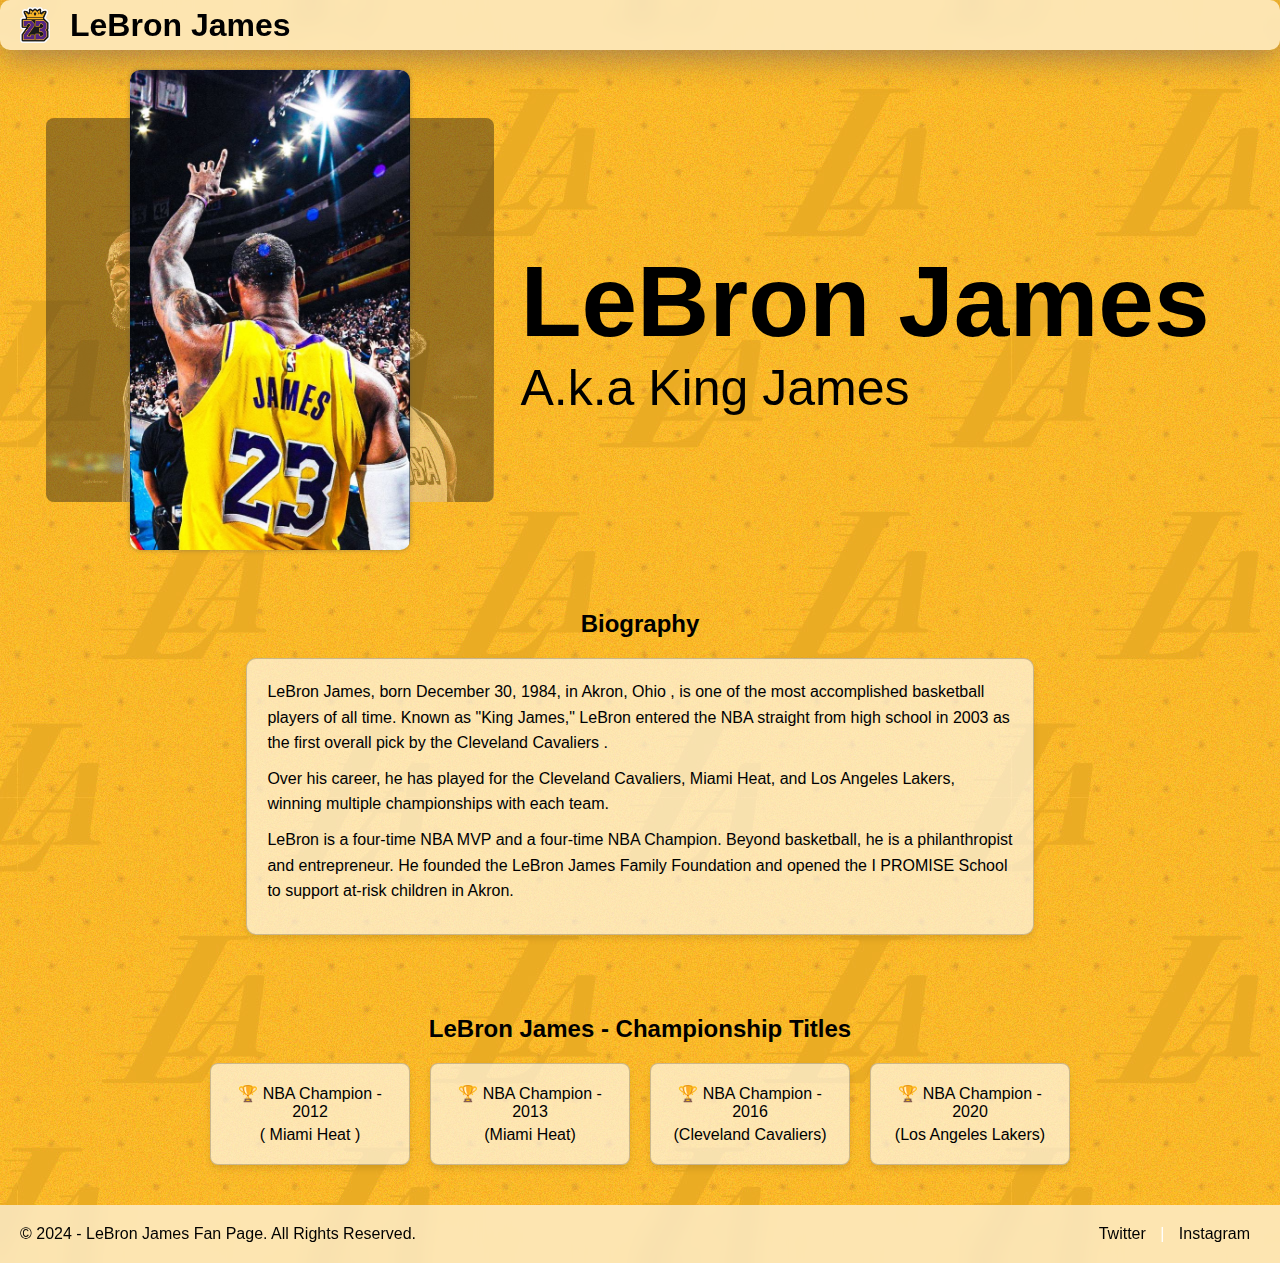
<file: index.html>
<!DOCTYPE html>
<html lang="en" itemscope itemtype="https://schema.org/WebPage">
<head>
    <meta charset="UTF-8">
    <meta name="viewport" content="width=device-width, initial-scale=1.0">
    <title itemprop="name">Halaman Utama - Idola Saya</title>
    <link href="https://cdn.jsdelivr.net/npm/bootstrap@5.0.2/dist/css/bootstrap.min.css" rel="stylesheet" 
          integrity="sha384-EVSTQN3/azprG1Anm3QDgpJLIm9Nao0Yz1ztcQTwFspd3yD65VohhpuuCOmLASjC" crossorigin="anonymous">
    <script src="https://cdn.jsdelivr.net/npm/bootstrap@5.0.2/dist/js/bootstrap.bundle.min.js" 
            integrity="sha384-MrcW6ZMFYlzcLA8Nl+NtUVF0sA7MsXsP1UyJoMp4YLEuNSfAP+JcXn/tWtIaxVXM" crossorigin="anonymous"></script>
    <link rel="stylesheet" href="styles.css">
</head>
<body>
    <div class="container-fluid" itemscope itemtype="https://schema.org/Person" itemid="#lebron-james">
        <header>
            <img id="hamburger" class="hamburger-menu" src="lebron-logo.png" alt="LeBron James Logo" 
                 itemprop="image">
            <h1 class="idol-text" itemprop="name">LeBron James</h1>
            <div class="wrapper">
                <div class="sidebar" id="sidebar">
                    <div class="menu">
                        <ul class="menu-item">
                            <li class="menu-list active"><a href="index.html" class="link-page" itemprop="url" style="color: black;">Halaman utama</a></li>
                            <li class="menu-list"><a href="form.html" class="link-page" itemprop="url" style="color: black;">Formulir</a></li>
                            <li class="menu-list"><a href="tabel.html" class="link-page" itemprop="url" style="color: black;">Tabel</a></li>
                        </ul>
                    </div>
                </div>
            </div>
        </header>

        <main>
            <div class="slide-wrapper">
                <div class="slide-show" itemprop="subjectOf" itemscope itemtype="https://schema.org/ImageGallery">
                    <input class="radio-slide-show" type="radio" name="slider" id="item-1" checked>
                    <input class="radio-slide-show" type="radio" name="slider" id="item-2">
                    <input class="radio-slide-show" type="radio" name="slider" id="item-3">
                    <div class="slide-show-cards">
                        <label class="slide-show-card" for="item-1" id="images-1">
                            <img class="slide-show-images" src="lebron-slide1.jfif" alt="LeBron James playing" 
                                 itemprop="image">
                        </label>
                        <label class="slide-show-card" for="item-2" id="images-2">
                            <img class="slide-show-images" src="lebron-slide2.jfif" alt="LeBron James on the court" 
                                 itemprop="image">
                        </label>
                        <label class="slide-show-card" for="item-3" id="images-3">
                            <img class="slide-show-images" src="lebron-slide3.jfif" alt="LeBron James celebrating" 
                                 itemprop="image">
                        </label>
                    </div>
                </div>
                <div class="text-slide">
                    <h1><b itemprop="name">LeBron James</b></h1>
                    <p itemprop="alternateName">A.k.a King James</p>
                </div>
            </div>

            <div class="biography">
                <h2>Biography</h2>
                <div class="biography-text" itemprop="description">
                    <p>
                        LeBron James, born <time itemprop="birthDate" datetime="1984-12-30">December 30, 1984</time>, in 
                        <span itemprop="birthPlace" itemscope itemtype="https://schema.org/Place">
                            <span itemprop="name">Akron, Ohio</span>
                        </span>, is one of the most accomplished basketball players of all time. Known as "King James," 
                        LeBron entered the NBA straight from high school in 2003 as the first overall pick by the 
                        <span itemprop="affiliation" itemscope itemtype="https://schema.org/Organization">
                            <span itemprop="name">Cleveland Cavaliers</span>
                        </span>.
                    </p>
                    <p>
                        Over his career, he has played for the <span itemprop="affiliation">Cleveland Cavaliers</span>, 
                        <span itemprop="affiliation">Miami Heat</span>, and <span itemprop="affiliation">Los Angeles Lakers</span>, winning multiple championships with each team.
                    </p>
                    <p>
                        LeBron is a <span itemprop="award">four-time NBA MVP</span> and a <span itemprop="award">four-time NBA Champion</span>. Beyond basketball, he is a philanthropist and entrepreneur. He founded the 
                        <span itemprop="founder" itemscope itemtype="https://schema.org/Organization">
                            <span itemprop="name">LeBron James Family Foundation</span>
                        </span> and opened the <span itemprop="owns">I PROMISE School</span> to support at-risk children in Akron.
                    </p>
                </div>
            </div>

            <div class="champion-record" itemprop="hasPart" itemscope itemtype="https://schema.org/ItemList">
                <h2>LeBron James - Championship Titles</h2>
                <div class="titles-wrapper">
                    <div class="title-item" itemscope itemtype="https://schema.org/Event">
                        <p itemprop="name">🏆 NBA Champion - 2012</p>
                        <p>(<span itemprop="location" itemscope itemtype="https://schema.org/Organization">
                            <span itemprop="name">Miami Heat</span>
                        </span>)</p>
                    </div>
                    <div class="title-item" itemscope itemtype="https://schema.org/Event">
                        <p itemprop="name">🏆 NBA Champion - 2013</p>
                        <p>(<span itemprop="location">Miami Heat</span>)</p>
                    </div>
                    <div class="title-item" itemscope itemtype="https://schema.org/Event">
                        <p itemprop="name">🏆 NBA Champion - 2016</p>
                        <p>(<span itemprop="location">Cleveland Cavaliers</span>)</p>
                    </div>
                    <div class="title-item" itemscope itemtype="https://schema.org/Event">
                        <p itemprop="name">🏆 NBA Champion - 2020</p>
                        <p>(<span itemprop="location">Los Angeles Lakers</span>)</p>
                    </div>
                </div>
            </div>
        </main>

        <footer>
            <div class="footer-content">
                <p>&copy; 2024 - LeBron James Fan Page. All Rights Reserved.</p>
                <div class="social-media" itemprop="sameAs">
                    <a href="https://twitter.com/KingJames" target="_blank">Twitter</a> |
                    <a href="https://www.instagram.com/kingjames/" target="_blank">Instagram</a>
                </div>
            </div>
        </footer>
    </div>
    
    <script>
        document.getElementById('hamburger').onclick = function () {
            const sidebar = document.getElementById('sidebar');
            sidebar.classList.toggle('active');
        };

        const slides = document.querySelectorAll('.radio-slide-show');
        let currentSlide = 0;

        function autoSlide() {
            slides[currentSlide].checked = false; 
            currentSlide = (currentSlide + 1) % slides.length; 
            slides[currentSlide].checked = true; 
        }

        setInterval(autoSlide, 3000);
    </script>
</body>
</html>
</file>
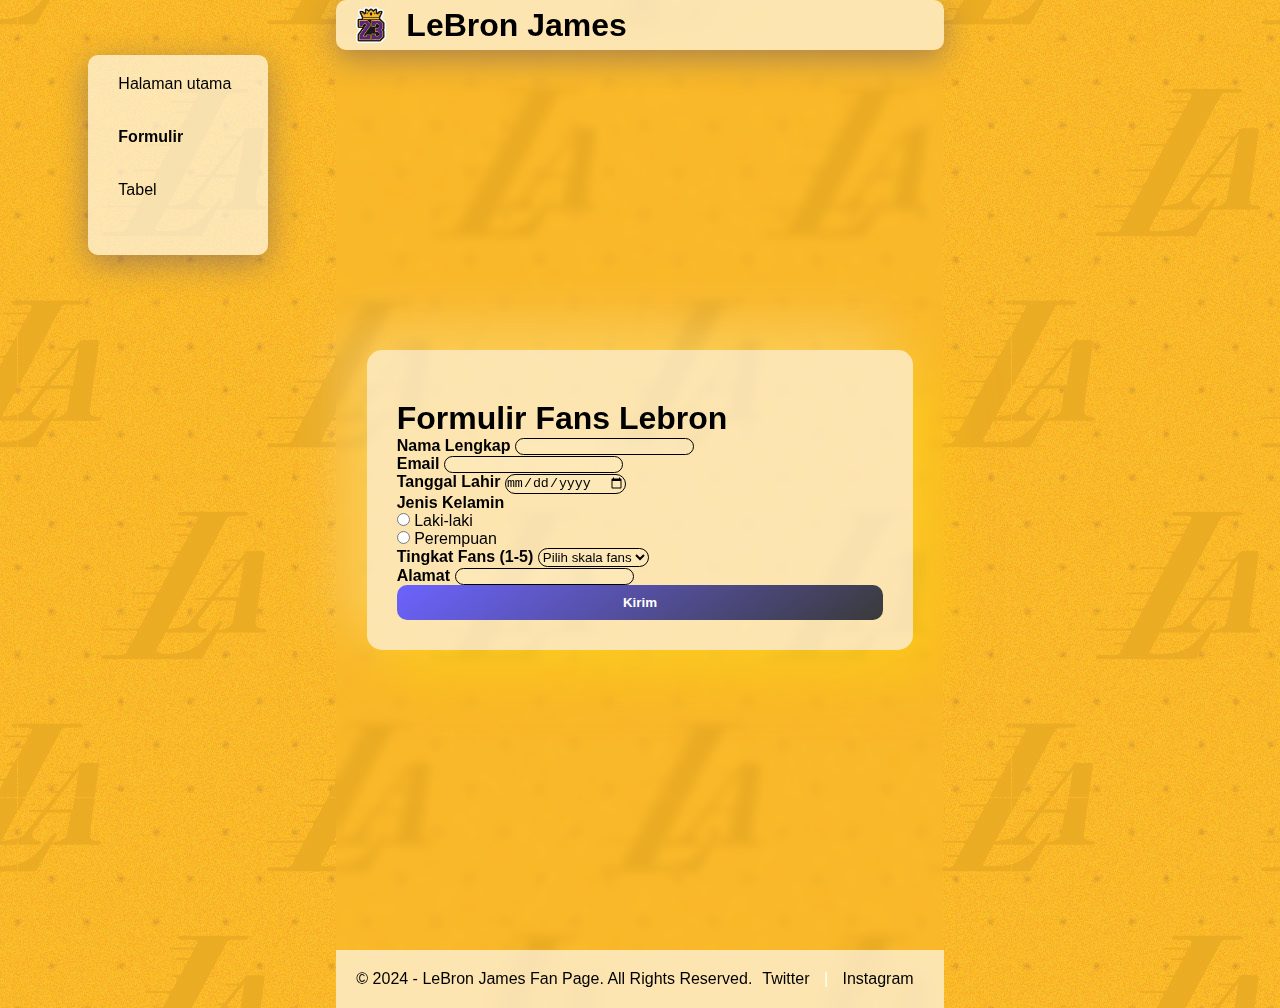
<file: form.html>
<!DOCTYPE html>
<html lang="en" itemscope itemtype="https://schema.org/WebPage">
<head>
    <meta charset="UTF-8">
    <meta name="viewport" content="width=device-width, initial-scale=1.0">
    <title itemprop="name">Formulir - Idola Saya</title>
    <link href="https://cdn.jsdelivr.net/npm/bootstrap@5.0.2/dist/css/bootstrap.min.css" rel="stylesheet"
          integrity="sha384-EVSTQN3/azprG1Anm3QDgpJLIm9Nao0Yz1ztcQTwFspd3yD65VohhpuuCOmLASjC" crossorigin="anonymous">
    <script src="https://cdn.jsdelivr.net/npm/bootstrap@5.0.2/dist/js/bootstrap.bundle.min.js"
            integrity="sha384-MrcW6ZMFYlzcLA8Nl+NtUVF0sA7MsXsP1UyJoMp4YLEuNSfAP+JcXn/tWtIaxVXM" crossorigin="anonymous"></script>
    <link rel="stylesheet" href="styles.css">
</head>
<body>
    <div class="container-fluid" itemscope itemtype="https://schema.org/Person" itemid="#lebron-james">
        <header>
            <img id="hamburger" class="hamburger-menu" src="lebron-logo.png" alt="LeBron James Logo" itemprop="image">
            <h1 class="idol-text" itemprop="name">LeBron James</h1>
            <div class="wrapper">
                <div class="sidebar" id="sidebar">
                    <div class="menu">
                        <ul class="menu-item">
                            <li class="menu-list"><a href="index.html" class="link-page" itemprop="url" style="color: black;">Halaman utama</a></li>
                            <li class="menu-list active"><a href="form.html" class="link-page" itemprop="url" style="color: black;">Formulir</a></li>
                            <li class="menu-list"><a href="tabel.html" class="link-page" itemprop="url" style="color: black;">Tabel</a></li>
                        </ul>
                    </div>
                </div>
            </div>
        </header>

        <main>
            <div class="form-container">
                <form class="form-content" action="index.html" method="GET" 
                      itemscope itemtype="https://schema.org/Person">
                    <h1 class="text-center">Formulir Fans Lebron</h1>

                    <div class="mb-3">
                        <label for="name" class="form-label">Nama Lengkap</label>
                        <input type="text" class="form-control" id="name" name="name" 
                               itemprop="name" required>
                    </div>

                    <div class="mb-3">
                        <label for="email" class="form-label">Email</label>
                        <input type="email" class="form-control" id="email" name="email" 
                               itemprop="email" required>
                    </div>

                    <div class="mb-3">
                        <label for="dob" class="form-label">Tanggal Lahir</label>
                        <input type="date" class="form-control" id="dob" name="dob" 
                               itemprop="birthDate" required>
                    </div>

                    <div class="mb-3">
                        <label class="form-label">Jenis Kelamin</label>
                        <div>
                            <input type="radio" id="male" name="gender" value="male" 
                                   itemprop="gender" required>
                            <label for="male">Laki-laki</label>
                        </div>
                        <div>
                            <input type="radio" id="female" name="gender" value="female" 
                                   itemprop="gender" required>
                            <label for="female">Perempuan</label>
                        </div>
                    </div>

                    <div class="mb-3">
                        <label for="interest-scale" class="form-label">Tingkat Fans (1-5)</label>
                        <select class="form-control" id="interest-scale" name="interest-scale" required>
                            <option value="" disabled selected>Pilih skala fans</option>
                            <option value="1" itemprop="memberOf">1</option>
                            <option value="2" itemprop="memberOf">2</option>
                            <option value="3" itemprop="memberOf">3</option>
                            <option value="4" itemprop="memberOf">4</option>
                            <option value="5" itemprop="memberOf">5</option>
                        </select>
                    </div>

                    <div class="mb-3">
                        <label for="address" class="form-label">Alamat</label>
                        <input type="text" class="form-control" id="address" name="address" 
                               itemprop="address" required>
                    </div>

                    <button type="submit" class="btn btn-primary">Kirim</button>
                </form>
            </div>
        </main>

        <footer>
            <div class="footer-content">
                <p>&copy; 2024 - LeBron James Fan Page. All Rights Reserved.</p>
                <div class="social-media" itemprop="sameAs">
                    <a href="https://twitter.com/KingJames" target="_blank">Twitter</a> |
                    <a href="https://www.instagram.com/kingjames/" target="_blank">Instagram</a>
                </div>
            </div>
        </footer>
    </div>

    <script>
        document.getElementById('hamburger').onclick = function () {
            const sidebar = document.getElementById('sidebar');
            sidebar.classList.toggle('active');
        };
    </script>
</body>
</html>
</file>
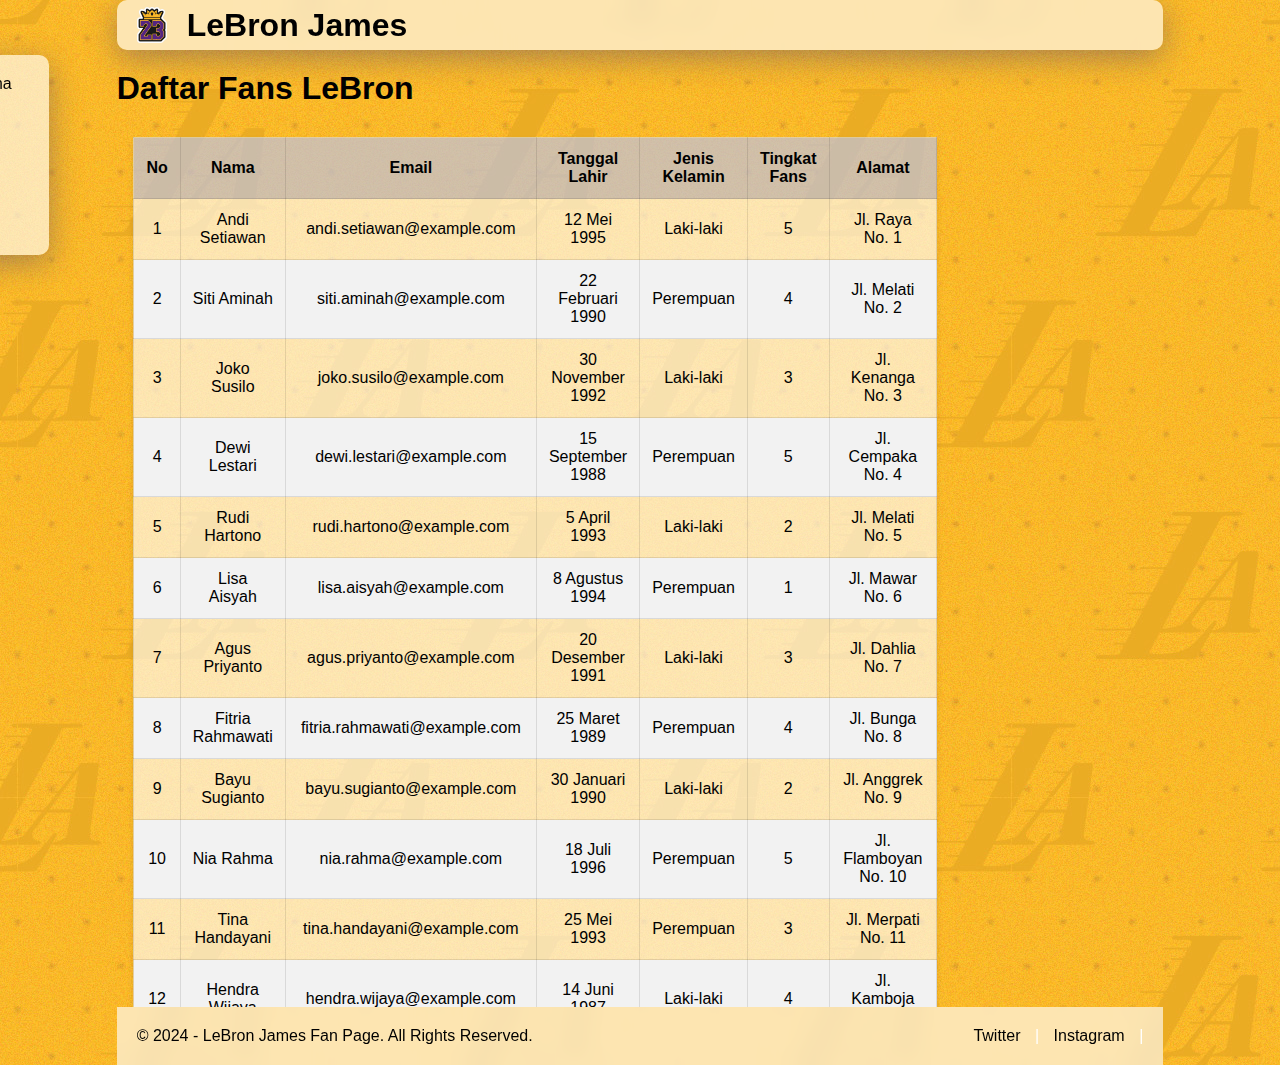
<file: tabel.html>
<!DOCTYPE html>
<html lang="en" itemscope itemtype="https://schema.org/WebPage">
<head>
    <meta charset="UTF-8">
    <meta name="viewport" content="width=device-width, initial-scale=1.0">
    <title itemprop="name">Tabel fans - Idola Saya</title>
    <link href="https://cdn.jsdelivr.net/npm/bootstrap@5.0.2/dist/css/bootstrap.min.css" rel="stylesheet" 
          integrity="sha384-EVSTQN3/azprG1Anm3QDgpJLIm9Nao0Yz1ztcQTwFspd3yD65VohhpuuCOmLASjC" crossorigin="anonymous">
    <script src="https://cdn.jsdelivr.net/npm/bootstrap@5.0.2/dist/js/bootstrap.bundle.min.js" 
            integrity="sha384-MrcW6ZMFYlzcLA8Nl+NtUVF0sA7MsXsP1UyJoMp4YLEuNSfAP+JcXn/tWtIaxVXM" crossorigin="anonymous"></script>
    <link rel="stylesheet" href="styles.css">
</head>
<body>
    <div class="container-fluid" itemscope itemtype="https://schema.org/Person" itemid="#lebron-james">
        <header>
            <img id="hamburger" class="hamburger-menu" src="lebron-logo.png" alt="LeBron James Logo" 
                 itemprop="image">
            <h1 class="idol-text" itemprop="name">LeBron James</h1>
            <div class="wrapper">
                <div class="sidebar" id="sidebar">
                    <div class="menu">
                        <ul class="menu-item">
                            <li class="menu-list "><a href="index.html" class="link-page" itemprop="url" style="color: black;">Halaman utama</a></li>
                            <li class="menu-list"><a href="form.html" class="link-page" itemprop="url" style="color: black;">Formulir</a></li>
                            <li class="menu-list active"><a href="tabel.html" class="link-page" itemprop="url" style="color: black;">Tabel</a></li>
                        </ul>
                    </div>
                </div>
            </div>
        </header>

        <main itemscope itemtype="http://schema.org/Tabel">
            <h1 class="text-center">Daftar Fans LeBron</h1>
            <div class="d-flex justify-content-center">
                <div class="table-responsive" style="width: 80%;">
                    <table class="table table-striped">
                        <tr>
                            <th>No</th>
                            <th>Nama</th>
                            <th>Email</th>
                            <th>Tanggal Lahir</th>
                            <th>Jenis Kelamin</th>
                            <th>Tingkat Fans</th>
                            <th>Alamat</th>
                        </tr>
                    </thead>
                    <tbody>
                        <tr itemscope itemtype="http://schema.org/Person">
                            <td>1</td>
                            <td itemprop="name">Andi Setiawan</td>
                            <td itemprop="email">andi.setiawan@example.com</td>
                            <td itemprop="birthDate" content="1995-05-12">12 Mei 1995</td>
                            <td itemprop="gender">Laki-laki</td>
                            <td itemprop="memberOf" itemscope itemtype="http://schema.org/Organization">
                                <span itemprop="name">5</span>
                            </td>
                            <td itemprop="address" itemscope itemtype="http://schema.org/PostalAddress">
                                <span itemprop="streetAddress">Jl. Raya No. 1</span>
                            </td>
                        </tr>
                        <tr itemscope itemtype="http://schema.org/Person">
                            <td>2</td>
                            <td itemprop="name">Siti Aminah</td>
                            <td itemprop="email">siti.aminah@example.com</td>
                            <td itemprop="birthDate" content="1990-02-22">22 Februari 1990</td>
                            <td itemprop="gender">Perempuan</td>
                            <td itemprop="memberOf" itemscope itemtype="http://schema.org/Organization">
                                <span itemprop="name">4</span>
                            </td>
                            <td itemprop="address" itemscope itemtype="http://schema.org/PostalAddress">
                                <span itemprop="streetAddress">Jl. Melati No. 2</span>
                            </td>
                        </tr>
                        <tr itemscope itemtype="http://schema.org/Person">
                            <td>3</td>
                            <td itemprop="name">Joko Susilo</td>
                            <td itemprop="email">joko.susilo@example.com</td>
                            <td itemprop="birthDate" content="1992-11-30">30 November 1992</td>
                            <td itemprop="gender">Laki-laki</td>
                            <td itemprop="memberOf" itemscope itemtype="http://schema.org/Organization">
                                <span itemprop="name">3</span>
                            </td>
                            <td itemprop="address" itemscope itemtype="http://schema.org/PostalAddress">
                                <span itemprop="streetAddress">Jl. Kenanga No. 3</span>
                            </td>
                        </tr>
                        <tr itemscope itemtype="http://schema.org/Person">
                            <td>4</td>
                            <td itemprop="name">Dewi Lestari</td>
                            <td itemprop="email">dewi.lestari@example.com</td>
                            <td itemprop="birthDate" content="1988-09-15">15 September 1988</td>
                            <td itemprop="gender">Perempuan</td>
                            <td itemprop="memberOf" itemscope itemtype="http://schema.org/Organization">
                                <span itemprop="name">5</span>
                            </td>
                            <td itemprop="address" itemscope itemtype="http://schema.org/PostalAddress">
                                <span itemprop="streetAddress">Jl. Cempaka No. 4</span>
                            </td>
                        </tr>
                        <tr itemscope itemtype="http://schema.org/Person">
                            <td>5</td>
                            <td itemprop="name">Rudi Hartono</td>
                            <td itemprop="email">rudi.hartono@example.com</td>
                            <td itemprop="birthDate" content="1993-04-05">5 April 1993</td>
                            <td itemprop="gender">Laki-laki</td>
                            <td itemprop="memberOf" itemscope itemtype="http://schema.org/Organization">
                                <span itemprop="name">2</span>
                            </td>
                            <td itemprop="address" itemscope itemtype="http://schema.org/PostalAddress">
                                <span itemprop="streetAddress">Jl. Melati No. 5</span>
                            </td>
                        </tr>
                        <tr itemscope itemtype="http://schema.org/Person">
                            <td>6</td>
                            <td itemprop="name">Lisa Aisyah</td>
                            <td itemprop="email">lisa.aisyah@example.com</td>
                            <td itemprop="birthDate" content="1994-08-08">8 Agustus 1994</td>
                            <td itemprop="gender">Perempuan</td>
                            <td itemprop="memberOf" itemscope itemtype="http://schema.org/Organization">
                                <span itemprop="name">1</span>
                            </td>
                            <td itemprop="address" itemscope itemtype="http://schema.org/PostalAddress">
                                <span itemprop="streetAddress">Jl. Mawar No. 6</span>
                            </td>
                        </tr>
                        <tr itemscope itemtype="http://schema.org/Person">
                            <td>7</td>
                            <td itemprop="name">Agus Priyanto</td>
                            <td itemprop="email">agus.priyanto@example.com</td>
                            <td itemprop="birthDate" content="1991-12-20">20 Desember 1991</td>
                            <td itemprop="gender">Laki-laki</td>
                            <td itemprop="memberOf" itemscope itemtype="http://schema.org/Organization">
                                <span itemprop="name">3</span>
                            </td>
                            <td itemprop="address" itemscope itemtype="http://schema.org/PostalAddress">
                                <span itemprop="streetAddress">Jl. Dahlia No. 7</span>
                            </td>
                        </tr>
                        <tr itemscope itemtype="http://schema.org/Person">
                            <td>8</td>
                            <td itemprop="name">Fitria Rahmawati</td>
                            <td itemprop="email">fitria.rahmawati@example.com</td>
                            <td itemprop="birthDate" content="1989-03-25">25 Maret 1989</td>
                            <td itemprop="gender">Perempuan</td>
                            <td itemprop="memberOf" itemscope itemtype="http://schema.org/Organization">
                                <span itemprop="name">4</span>
                            </td>
                            <td itemprop="address" itemscope itemtype="http://schema.org/PostalAddress">
                                <span itemprop="streetAddress">Jl. Bunga No. 8</span>
                            </td>
                        </tr>
                        <tr itemscope itemtype="http://schema.org/Person">
                            <td>9</td>
                            <td itemprop="name">Bayu Sugianto</td>
                            <td itemprop="email">bayu.sugianto@example.com</td>
                            <td itemprop="birthDate" content="1990-01-30">30 Januari 1990</td>
                            <td itemprop="gender">Laki-laki</td>
                            <td itemprop="memberOf" itemscope itemtype="http://schema.org/Organization">
                                <span itemprop="name">2</span>
                            </td>
                            <td itemprop="address" itemscope itemtype="http://schema.org/PostalAddress">
                                <span itemprop="streetAddress">Jl. Anggrek No. 9</span>
                            </td>
                        </tr>
                        <tr itemscope itemtype="http://schema.org/Person">
                            <td>10</td>
                            <td itemprop="name">Nia Rahma</td>
                            <td itemprop="email">nia.rahma@example.com</td>
                            <td itemprop="birthDate" content="1996-07-18">18 Juli 1996</td>
                            <td itemprop="gender">Perempuan</td>
                            <td itemprop="memberOf" itemscope itemtype="http://schema.org/Organization">
                                <span itemprop="name">5</span>
                            </td>
                            <td itemprop="address" itemscope itemtype="http://schema.org/PostalAddress">
                                <span itemprop="streetAddress">Jl. Flamboyan No. 10</span>
                            </td>
                        </tr>
                        <tr itemscope itemtype="http://schema.org/Person">
                            <td>11</td>
                            <td itemprop="name">Tina Handayani</td>
                            <td itemprop="email">tina.handayani@example.com</td>
                            <td itemprop="birthDate" content="1993-05-25">25 Mei 1993</td>
                            <td itemprop="gender">Perempuan</td>
                            <td itemprop="memberOf" itemscope itemtype="http://schema.org/Organization">
                                <span itemprop="name">3</span>
                            </td>
                            <td itemprop="address" itemscope itemtype="http://schema.org/PostalAddress">
                                <span itemprop="streetAddress">Jl. Merpati No. 11</span>
                            </td>
                        </tr>
                        <tr itemscope itemtype="http://schema.org/Person">
                            <td>12</td>
                            <td itemprop="name">Hendra Wijaya</td>
                            <td itemprop="email">hendra.wijaya@example.com</td>
                            <td itemprop="birthDate" content="1987-06-14">14 Juni 1987</td>
                            <td itemprop="gender">Laki-laki</td>
                            <td itemprop="memberOf" itemscope itemtype="http://schema.org/Organization">
                                <span itemprop="name">4</span>
                            </td>
                            <td itemprop="address" itemscope itemtype="http://schema.org/PostalAddress">
                                <span itemprop="streetAddress">Jl. Kamboja No. 12</span>
                            </td>
                        </tr>
                        <tr itemscope itemtype="http://schema.org/Person">
                            <td>13</td>
                            <td itemprop="name">Putri Novita</td>
                            <td itemprop="email">putri.novita@example.com</td>
                            <td itemprop="birthDate" content="1994-02-10">10 Februari 1994</td>
                            <td itemprop="gender">Perempuan</td>
                            <td itemprop="memberOf" itemscope itemtype="http://schema.org/Organization">
                                <span itemprop="name">2</span>
                            </td>
                            <td itemprop="address" itemscope itemtype="http://schema.org/PostalAddress">
                                <span itemprop="streetAddress">Jl. Rafflesia No. 13</span>
                            </td>
                        </tr>
                        <tr itemscope itemtype="http://schema.org/Person">
                            <td>14</td>
                            <td itemprop="name">Budi Santoso</td>
                            <td itemprop="email">budi.santoso@example.com</td>
                            <td itemprop="birthDate" content="1985-11-18">18 November 1985</td>
                            <td itemprop="gender">Laki-laki</td>
                            <td itemprop="memberOf" itemscope itemtype="http://schema.org/Organization">
                                <span itemprop="name">1</span>
                            </td>
                            <td itemprop="address" itemscope itemtype="http://schema.org/PostalAddress">
                                <span itemprop="streetAddress">Jl. Teratai No. 14</span>
                            </td>
                        </tr>
                        <tr itemscope itemtype="http://schema.org/Person">
                            <td>15</td>
                            <td itemprop="name">Cynthia Lestari</td>
                            <td itemprop="email">cynthia.lestari@example.com</td>
                            <td itemprop="birthDate" content="1992-03-07">7 Maret 1992</td>
                            <td itemprop="gender">Perempuan</td>
                            <td itemprop="memberOf" itemscope itemtype="http://schema.org/Organization">
                                <span itemprop="name">5</span>
                            </td>
                            <td itemprop="address" itemscope itemtype="http://schema.org/PostalAddress">
                                <span itemprop="streetAddress">Jl. Puspa No. 15</span>
                            </td>
                        </tr>
                        <tr itemscope itemtype="http://schema.org/Person">
                            <td>16</td>
                            <td itemprop="name">Yuni Astari</td>
                            <td itemprop="email">yuni.astari@example.com</td>
                            <td itemprop="birthDate" content="1995-07-27">27 Juli 1995</td>
                            <td itemprop="gender">Perempuan</td>
                            <td itemprop="memberOf" itemscope itemtype="http://schema.org/Organization">
                                <span itemprop="name">4</span>
                            </td>
                            <td itemprop="address" itemscope itemtype="http://schema.org/PostalAddress">
                                <span itemprop="streetAddress">Jl. Aster No. 16</span>
                            </td>
                        </tr>
                        <tr itemscope itemtype="http://schema.org/Person">
                            <td>17</td>
                            <td itemprop="name">Dwi Arjuna</td>
                            <td itemprop="email">dwi.arjuna@example.com</td>
                            <td itemprop="birthDate" content="1991-01-15">15 Januari 1991</td>
                            <td itemprop="gender">Laki-laki</td>
                            <td itemprop="memberOf" itemscope itemtype="http://schema.org/Organization">
                                <span itemprop="name">2</span>
                            </td>
                            <td itemprop="address" itemscope itemtype="http://schema.org/PostalAddress">
                                <span itemprop="streetAddress">Jl. Sempurna No. 17</span>
                            </td>
                        </tr>
                        <tr itemscope itemtype="http://schema.org/Person">
                            <td>18</td>
                            <td itemprop="name">Rina Hapsari</td>
                            <td itemprop="email">rina.hapsari@example.com</td>
                            <td itemprop="birthDate" content="1993-04-30">30 April 1993</td>
                            <td itemprop="gender">Perempuan</td>
                            <td itemprop="memberOf" itemscope itemtype="http://schema.org/Organization">
                                <span itemprop="name">3</span>
                            </td>
                            <td itemprop="address" itemscope itemtype="http://schema.org/PostalAddress">
                                <span itemprop="streetAddress">Jl. Kuning No. 18</span>
                            </td>
                        </tr>
                        <tr itemscope itemtype="http://schema.org/Person">
                            <td>19</td>
                            <td itemprop="name">Fauzi Malik</td>
                            <td itemprop="email">fauzi.malik@example.com</td>
                            <td itemprop="birthDate" content="1992-10-21">21 Oktober 1992</td>
                            <td itemprop="gender">Laki-laki</td>
                            <td itemprop="memberOf" itemscope itemtype="http://schema.org/Organization">
                                <span itemprop="name">4</span>
                            </td>
                            <td itemprop="address" itemscope itemtype="http://schema.org/PostalAddress">
                                <span itemprop="streetAddress">Jl. Nangka No. 19</span>
                            </td>
                        </tr>
                        <tr itemscope itemtype="http://schema.org/Person">
                            <td>20</td>
                            <td itemprop="name">Sari Melati</td>
                            <td itemprop="email">sari.melati@example.com</td>
                            <td itemprop="birthDate" content="1990-12-02">2 Desember 1990</td>
                            <td itemprop="gender">Perempuan</td>
                            <td itemprop="memberOf" itemscope itemtype="http://schema.org/Organization">
                                <span itemprop="name">5</span>
                            </td>
                            <td itemprop="address" itemscope itemtype="http://schema.org/PostalAddress">
                                <span itemprop="streetAddress">Jl. Kenari No. 20</span>
                            </td>
                        </tr>
                        <tr itemscope itemtype="http://schema.org/Person">
                            <td>21</td>
                            <td itemprop="name">Rizky Nugroho</td>
                            <td itemprop="email">rizky.nugroho@example.com</td>
                            <td itemprop="birthDate" content="1993-09-11">11 September 1993</td>
                            <td itemprop="gender">Laki-laki</td>
                            <td itemprop="memberOf" itemscope itemtype="http://schema.org/Organization">
                                <span itemprop="name">3</span>
                            </td>
                            <td itemprop="address" itemscope itemtype="http://schema.org/PostalAddress">
                                <span itemprop="streetAddress">Jl. Teratai No. 21</span>
                            </td>
                        </tr>
                        <tr itemscope itemtype="http://schema.org/Person">
                            <td>22</td>
                            <td itemprop="name">Maya Sari</td>
                            <td itemprop="email">maya.sari@example.com</td>
                            <td itemprop="birthDate" content="1995-08-17">17 Agustus 1995</td>
                            <td itemprop="gender">Perempuan</td>
                            <td itemprop="memberOf" itemscope itemtype="http://schema.org/Organization">
                                <span itemprop="name">4</span>
                            </td>
                            <td itemprop="address" itemscope itemtype="http://schema.org/PostalAddress">
                                <span itemprop="streetAddress">Jl. Mawar No. 22</span>
                            </td>
                        </tr>
                        <tr itemscope itemtype="http://schema.org/Person">
                            <td>23</td>
                            <td itemprop="name">Julius Winata</td>
                            <td itemprop="email">julius.winata@example.com</td>
                            <td itemprop="birthDate" content="1989-06-23">23 Juni 1989</td>
                            <td itemprop="gender">Laki-laki</td>
                            <td itemprop="memberOf" itemscope itemtype="http://schema.org/Organization">
                                <span itemprop="name">2</span>
                            </td>
                            <td itemprop="address" itemscope itemtype="http://schema.org/PostalAddress">
                                <span itemprop="streetAddress">Jl. Pelangi No. 23</span>
                            </td>
                        </tr>
                        <tr itemscope itemtype="http://schema.org/Person">
                            <td>24</td>
                            <td itemprop="name">Sabrina Indah</td>
                            <td itemprop="email">sabrina.indah@example.com</td>
                            <td itemprop="birthDate" content="1994-03-01">1 Maret 1994</td>
                            <td itemprop="gender">Perempuan</td>
                            <td itemprop="memberOf" itemscope itemtype="http://schema.org/Organization">
                                <span itemprop="name">1</span>
                            </td>
                            <td itemprop="address" itemscope itemtype="http://schema.org/PostalAddress">
                                <span itemprop="streetAddress">Jl. Cendana No. 24</span>
                            </td>
                        </tr>
                        <tr itemscope itemtype="http://schema.org/Person">
                            <td>25</td>
                            <td itemprop="name">Fani Anindita</td>
                            <td itemprop="email">fani.anindita@example.com</td>
                            <td itemprop="birthDate" content="1996-11-06">6 November 1996</td>
                            <td itemprop="gender">Perempuan</td>
                            <td itemprop="memberOf" itemscope itemtype="http://schema.org/Organization">
                                <span itemprop="name">5</span>
                            </td>
                            <td itemprop="address" itemscope itemtype="http://schema.org/PostalAddress">
                                <span itemprop="streetAddress">Jl. Bunga No. 25</span>
                            </td>
                        </tr>
                        <tr itemscope itemtype="http://schema.org/Person">
                            <td>26</td>
                            <td itemprop="name">Hafiz Rahman</td>
                            <td itemprop="email">hafiz.rahman@example.com</td>
                            <td itemprop="birthDate" content="1988-01-27">27 Januari 1988</td>
                            <td itemprop="gender">Laki-laki</td>
                            <td itemprop="memberOf" itemscope itemtype="http://schema.org/Organization">
                                <span itemprop="name">3</span>
                            </td>
                            <td itemprop="address" itemscope itemtype="http://schema.org/PostalAddress">
                                <span itemprop="streetAddress">Jl. Melati No. 26</span>
                            </td>
                        </tr>
                        <tr itemscope itemtype="http://schema.org/Person">
                            <td>27</td>
                            <td itemprop="name">Laila Fitria</td>
                            <td itemprop="email">laila.fitria@example.com</td>
                            <td itemprop="birthDate" content="1995-08-20">20 Agustus 1995</td>
                            <td itemprop="gender">Perempuan</td>
                            <td itemprop="memberOf" itemscope itemtype="http://schema.org/Organization">
                                <span itemprop="name">4</span>
                            </td>
                            <td itemprop="address" itemscope itemtype="http://schema.org/PostalAddress">
                                <span itemprop="streetAddress">Jl. Anggrek No. 27</span>
                            </td>
                        </tr>
                        <tr itemscope itemtype="http://schema.org/Person">
                            <td>28</td>
                            <td itemprop="name">Reza Aditya</td>
                            <td itemprop="email">reza.aditya@example.com</td>
                            <td itemprop="birthDate" content="1992-02-12">12 Februari 1992</td>
                            <td itemprop="gender">Laki-laki</td>
                            <td itemprop="memberOf" itemscope itemtype="http://schema.org/Organization">
                                <span itemprop="name">2</span>
                            </td>
                            <td itemprop="address" itemscope itemtype="http://schema.org/PostalAddress">
                                <span itemprop="streetAddress">Jl. Kamboja No. 28</span>
                            </td>
                        </tr>
                        <tr itemscope itemtype="http://schema.org/Person">
                            <td>29</td>
                            <td itemprop="name">Siti Nurhaliza</td>
                            <td itemprop="email">siti.nurhaliza@example.com</td>
                            <td itemprop="birthDate" content="1994-09-30">30 September 1994</td>
                            <td itemprop="gender">Perempuan</td>
                            <td itemprop="memberOf" itemscope itemtype="http://schema.org/Organization">
                                <span itemprop="name">1</span>
                            </td>
                            <td itemprop="address" itemscope itemtype="http://schema.org/PostalAddress">
                                <span itemprop="streetAddress">Jl. Teratai No. 29</span>
                            </td>
                        </tr>
                        <tr itemscope itemtype="http://schema.org/Person">
                            <td>30</td>
                            <td itemprop="name">Yulianto Budi</td>
                            <td itemprop="email">yulianto.budi@example.com</td>
                            <td itemprop="birthDate" content="1989-06-09">9 Juni 1989</td>
                            <td itemprop="gender">Laki-laki</td>
                            <td itemprop="memberOf" itemscope itemtype="http://schema.org/Organization">
                                <span itemprop="name">3</span>
                            </td>
                            <td itemprop="address" itemscope itemtype="http://schema.org/PostalAddress">
                                <span itemprop="streetAddress">Jl. Melati No. 30</span>
                            </td>
                        </tr>
                        <tr itemscope itemtype="http://schema.org/Person">
                            <td>31</td>
                            <td itemprop="name">Vina Puspita</td>
                            <td itemprop="email">vina.puspita@example.com</td>
                            <td itemprop="birthDate" content="1996-05-15">15 Mei 1996</td>
                            <td itemprop="gender">Perempuan</td>
                            <td itemprop="memberOf" itemscope itemtype="http://schema.org/Organization">
                                <span itemprop="name">4</span>
                            </td>
                            <td itemprop="address" itemscope itemtype="http://schema.org/PostalAddress">
                                <span itemprop="streetAddress">Jl. Cempaka No. 31</span>
                            </td>
                        </tr>
                        <tr itemscope itemtype="http://schema.org/Person">
                            <td>32</td>
                            <td itemprop="name">Ilham Ramadhan</td>
                            <td itemprop="email">ilham.ramadhan@example.com</td>
                            <td itemprop="birthDate" content="1991-07-22">22 Juli 1991</td>
                            <td itemprop="gender">Laki-laki</td>
                            <td itemprop="memberOf" itemscope itemtype="http://schema.org/Organization">
                                <span itemprop="name">2</span>
                            </td>
                            <td itemprop="address" itemscope itemtype="http://schema.org/PostalAddress">
                                <span itemprop="streetAddress">Jl. Kenanga No. 32</span>
                            </td>
                        </tr>
                        <tr itemscope itemtype="http://schema.org/Person">
                            <td>33</td>
                            <td itemprop="name">Siti Aisyah</td>
                            <td itemprop="email">siti.aisyah@example.com</td>
                            <td itemprop="birthDate" content="1994-10-05">5 Oktober 1994</td>
                            <td itemprop="gender">Perempuan</td>
                            <td itemprop="memberOf" itemscope itemtype="http://schema.org/Organization">
                                <span itemprop="name">5</span>
                            </td>
                            <td itemprop="address" itemscope itemtype="http://schema.org/PostalAddress">
                                <span itemprop="streetAddress">Jl. Bougenville No. 33</span>
                            </td>
                        </tr>
                        <tr itemscope itemtype="http://schema.org/Person">
                            <td>34</td>
                            <td itemprop="name">Randi Purnama</td>
                            <td itemprop="email">randi.purnama@example.com</td>
                            <td itemprop="birthDate" content="1988-02-02">2 Februari 1988</td>
                            <td itemprop="gender">Laki-laki</td>
                            <td itemprop="memberOf" itemscope itemtype="http://schema.org/Organization">
                                <span itemprop="name">1</span>
                            </td>
                            <td itemprop="address" itemscope itemtype="http://schema.org/PostalAddress">
                                <span itemprop="streetAddress">Jl. Bintang No. 34</span>
                            </td>
                        </tr>
                        <tr itemscope itemtype="http://schema.org/Person">
                            <td>35</td>
                            <td itemprop="name">Desi Rahayu</td>
                            <td itemprop="email">desi.rahayu@example.com</td>
                            <td itemprop="birthDate" content="1993-11-12">12 November 1993</td>
                            <td itemprop="gender">Perempuan</td>
                            <td itemprop="memberOf" itemscope itemtype="http://schema.org/Organization">
                                <span itemprop="name">3</span>
                            </td>
                            <td itemprop="address" itemscope itemtype="http://schema.org/PostalAddress">
                                <span itemprop="streetAddress">Jl. Flamboyan No. 35</span>
                            </td>
                        </tr>
                        <tr itemscope itemtype="http://schema.org/Person">
                            <td>36</td>
                            <td itemprop="name">Randi Purnama</td>
                            <td itemprop="email">randi.purnama@example.com</td>
                            <td itemprop="birthDate" content="1988-02-02">2 Februari 1988</td>
                            <td itemprop="gender">Laki-laki</td>
                            <td itemprop="memberOf" itemscope itemtype="http://schema.org/Organization">
                                <span itemprop="name">1</span>
                            </td>
                            <td itemprop="address" itemscope itemtype="http://schema.org/PostalAddress">
                                <span itemprop="streetAddress">Jl. Bintang No. 34</span>
                            </td>
                        </tr>
                        <tr itemscope itemtype="http://schema.org/Person">
                            <td>37</td>
                            <td itemprop="name">Reza Aditya</td>
                            <td itemprop="email">reza.aditya@example.com</td>
                            <td itemprop="birthDate" content="1992-02-12">12 Februari 1992</td>
                            <td itemprop="gender">Laki-laki</td>
                            <td itemprop="memberOf" itemscope itemtype="http://schema.org/Organization">
                                <span itemprop="name">2</span>
                            </td>
                            <td itemprop="address" itemscope itemtype="http://schema.org/PostalAddress">
                                <span itemprop="streetAddress">Jl. Kamboja No. 28</span>
                            </td>
                        </tr>
                        <tr itemscope itemtype="http://schema.org/Person">
                            <td>38</td>
                            <td itemprop="name">Sari Melati</td>
                            <td itemprop="email">sari.melati@example.com</td>
                            <td itemprop="birthDate" content="1990-12-02">2 Desember 1990</td>
                            <td itemprop="gender">Perempuan</td>
                            <td itemprop="memberOf" itemscope itemtype="http://schema.org/Organization">
                                <span itemprop="name">5</span>
                            </td>
                            <td itemprop="address" itemscope itemtype="http://schema.org/PostalAddress">
                                <span itemprop="streetAddress">Jl. Kenari No. 20</span>
                            </td>
                        </tr>
                        <tr itemscope itemtype="http://schema.org/Person">
                            <td>39</td>
                            <td itemprop="name">Rizky Nugroho</td>
                            <td itemprop="email">rizky.nugroho@example.com</td>
                            <td itemprop="birthDate" content="1993-09-11">11 September 1993</td>
                            <td itemprop="gender">Laki-laki</td>
                            <td itemprop="memberOf" itemscope itemtype="http://schema.org/Organization">
                                <span itemprop="name">3</span>
                            </td>
                            <td itemprop="address" itemscope itemtype="http://schema.org/PostalAddress">
                                <span itemprop="streetAddress">Jl. Teratai No. 21</span>
                            </td>
                        </tr>
                        <tr itemscope itemtype="http://schema.org/Person">
                            <td>40</td>
                            <td itemprop="name">Maya Sari</td>
                            <td itemprop="email">maya.sari@example.com</td>
                            <td itemprop="birthDate" content="1995-08-17">17 Agustus 1995</td>
                            <td itemprop="gender">Perempuan</td>
                            <td itemprop="memberOf" itemscope itemtype="http://schema.org/Organization">
                                <span itemprop="name">4</span>
                            </td>
                            <td itemprop="address" itemscope itemtype="http://schema.org/PostalAddress">
                                <span itemprop="streetAddress">Jl. Mawar No. 22</span>
                            </td>
                        </tr>
                        <tr itemscope itemtype="http://schema.org/Person">
                            <td>41</td>
                            <td itemprop="name">Julius Winata</td>
                            <td itemprop="email">julius.winata@example.com</td>
                            <td itemprop="birthDate" content="1989-06-23">23 Juni 1989</td>
                            <td itemprop="gender">Laki-laki</td>
                            <td itemprop="memberOf" itemscope itemtype="http://schema.org/Organization">
                                <span itemprop="name">2</span>
                            </td>
                            <td itemprop="address" itemscope itemtype="http://schema.org/PostalAddress">
                                <span itemprop="streetAddress">Jl. Pelangi No. 23</span>
                            </td>
                        </tr>
                        <tr itemscope itemtype="http://schema.org/Person">
                            <td>42</td>
                            <td itemprop="name">Sabrina Indah</td>
                            <td itemprop="email">sabrina.indah@example.com</td>
                            <td itemprop="birthDate" content="1994-03-01">1 Maret 1994</td>
                            <td itemprop="gender">Perempuan</td>
                            <td itemprop="memberOf" itemscope itemtype="http://schema.org/Organization">
                                <span itemprop="name">1</span>
                            </td>
                            <td itemprop="address" itemscope itemtype="http://schema.org/PostalAddress">
                                <span itemprop="streetAddress">Jl. Cendana No. 24</span>
                            </td>
                        </tr>
                        <tr itemscope itemtype="http://schema.org/Person">
                            <td>43</td>
                            <td itemprop="name">Fani Anindita</td>
                            <td itemprop="email">fani.anindita@example.com</td>
                            <td itemprop="birthDate" content="1996-11-06">6 November 1996</td>
                            <td itemprop="gender">Perempuan</td>
                            <td itemprop="memberOf" itemscope itemtype="http://schema.org/Organization">
                                <span itemprop="name">5</span>
                            </td>
                            <td itemprop="address" itemscope itemtype="http://schema.org/PostalAddress">
                                <span itemprop="streetAddress">Jl. Bunga No. 25</span>
                            </td>
                        </tr>
                        <tr itemscope itemtype="http://schema.org/Person">
                            <td>44</td>
                            <td itemprop="name">Dwi Arjuna</td>
                            <td itemprop="email">dwi.arjuna@example.com</td>
                            <td itemprop="birthDate" content="1991-01-15">15 Januari 1991</td>
                            <td itemprop="gender">Laki-laki</td>
                            <td itemprop="memberOf" itemscope itemtype="http://schema.org/Organization">
                                <span itemprop="name">2</span>
                            </td>
                            <td itemprop="address" itemscope itemtype="http://schema.org/PostalAddress">
                                <span itemprop="streetAddress">Jl. Sempurna No. 17</span>
                            </td>
                        </tr>
                        <tr itemscope itemtype="http://schema.org/Person">
                            <td>45</td>
                            <td itemprop="name">Rina Hapsari</td>
                            <td itemprop="email">rina.hapsari@example.com</td>
                            <td itemprop="birthDate" content="1993-04-30">30 April 1993</td>
                            <td itemprop="gender">Perempuan</td>
                            <td itemprop="memberOf" itemscope itemtype="http://schema.org/Organization">
                                <span itemprop="name">3</span>
                            </td>
                            <td itemprop="address" itemscope itemtype="http://schema.org/PostalAddress">
                                <span itemprop="streetAddress">Jl. Kuning No. 18</span>
                            </td>
                        </tr>
                        <tr itemscope itemtype="http://schema.org/Person">
                            <td>46</td>
                            <td itemprop="name">Fauzi Malik</td>
                            <td itemprop="email">fauzi.malik@example.com</td>
                            <td itemprop="birthDate" content="1992-10-21">21 Oktober 1992</td>
                            <td itemprop="gender">Laki-laki</td>
                            <td itemprop="memberOf" itemscope itemtype="http://schema.org/Organization">
                                <span itemprop="name">4</span>
                            </td>
                            <td itemprop="address" itemscope itemtype="http://schema.org/PostalAddress">
                                <span itemprop="streetAddress">Jl. Nangka No. 19</span>
                            </td>
                        </tr>
                        <tr itemscope itemtype="http://schema.org/Person">
                            <td>47</td>
                            <td itemprop="name">Sari Melati</td>
                            <td itemprop="email">sari.melati@example.com</td>
                            <td itemprop="birthDate" content="1990-12-02">2 Desember 1990</td>
                            <td itemprop="gender">Perempuan</td>
                            <td itemprop="memberOf" itemscope itemtype="http://schema.org/Organization">
                                <span itemprop="name">5</span>
                            </td>
                            <td itemprop="address" itemscope itemtype="http://schema.org/PostalAddress">
                                <span itemprop="streetAddress">Jl. Kenari No. 20</span>
                            </td>
                        </tr>
                        <tr itemscope itemtype="http://schema.org/Person">
                            <td>48</td>
                            <td itemprop="name">Rizky Nugroho</td>
                            <td itemprop="email">rizky.nugroho@example.com</td>
                            <td itemprop="birthDate" content="1993-09-11">11 September 1993</td>
                            <td itemprop="gender">Laki-laki</td>
                            <td itemprop="memberOf" itemscope itemtype="http://schema.org/Organization">
                                <span itemprop="name">3</span>
                            </td>
                            <td itemprop="address" itemscope itemtype="http://schema.org/PostalAddress">
                                <span itemprop="streetAddress">Jl. Teratai No. 21</span>
                            </td>
                        </tr>
                        <tr itemscope itemtype="http://schema.org/Person">
                            <td>49</td>
                            <td itemprop="name">Maya Sari</td>
                            <td itemprop="email">maya.sari@example.com</td>
                            <td itemprop="birthDate" content="1995-08-17">17 Agustus 1995</td>
                            <td itemprop="gender">Perempuan</td>
                            <td itemprop="memberOf" itemscope itemtype="http://schema.org/Organization">
                                <span itemprop="name">4</span>
                            </td>
                            <td itemprop="address" itemscope itemtype="http://schema.org/PostalAddress">
                                <span itemprop="streetAddress">Jl. Mawar No. 22</span>
                            </td>
                        </tr>
                        <tr itemscope itemtype="http://schema.org/Person">
                            <td>50</td>
                            <td itemprop="name">Julius Winata</td>
                            <td itemprop="email">julius.winata@example.com</td>
                            <td itemprop="birthDate" content="1989-06-23">23 Juni 1989</td>
                            <td itemprop="gender">Laki-laki</td>
                            <td itemprop="memberOf" itemscope itemtype="http://schema.org/Organization">
                                <span itemprop="name">2</span>
                            </td>
                            <td itemprop="address" itemscope itemtype="http://schema.org/PostalAddress">
                                <span itemprop="streetAddress">Jl. Pelangi No. 23</span>
                            </td>
                        </tr>
                    </tbody>
                </table>
                </div>
            </main>
        
        <footer>
            <div class="footer-content">
                <p>&copy; 2024 - LeBron James Fan Page. All Rights Reserved.</p>
                <div class="social-media">
                    <a href="https://twitter.com/KingJames" target="_blank">Twitter</a> |
                    <a href="https://www.instagram.com/kingjames/" target="_blank">Instagram</a> |
                </div>
            </div>
        </footer>
    </div>
    
    <script>
        document.getElementById('hamburger').onclick = function () {
            const sidebar = document.getElementById('sidebar');
            sidebar.classList.toggle('active');
        };
    </script>
</body>
</html>
</file>
<file: styles.css>
*{
    margin: 0;
    padding: 0;
    box-sizing: border-box;
}

html, body {
    height: 100%;
    margin: 0;
    padding: 0;
    display: flex;
    flex-direction: column;
}

.container-fluid {
    padding-right:0;
    padding-left:0;
    margin-right:auto;
    margin-left:auto
}

body{
    background-image: url("lakers-bg.jpg");
    font-family: Arial, sans-serif;
    color: black;
}


header {
    height: 50px;
    background: rgba(255, 255, 255, 0.637);
    backdrop-filter: blur(10px);
    box-shadow: 0 8px 32px 0 rgba(31, 38, 135, 0.37);
    border-radius: 10px;
    position: sticky;
    top: 0;
    z-index: 1002;
    display: flex;
    align-items: center;
    padding: 0 10px;
}

/* sidebar */

.hamburger-menu {
    width: 40px; 
    height: auto;
    cursor: pointer;
    padding-left: 10px;

}

.idol-text{
    padding-left: 20px;
}

.wrapper{
    display: flex;
}

.sidebar {
    width: 180px;
    height: 200px;
    border-radius: 10px;
    background: rgba(255, 255, 255, 0.637);
    backdrop-filter: blur(10px);
    box-shadow: 0 8px 32px 0 rgba(31, 38, 135, 0.37);
    position: fixed;
    margin-top: 30px;
    margin-left: 2px;
    left: -250px;
    transition: left 0.3s ease;
    z-index: 1000;
}

.sidebar.active {
    left: 0;
}

.menu-item {
    list-style: none;
    padding: 0;
    margin: 0;
}

.menu-list {
    padding: 15px 20px;
    margin: 5px 10px;
    color: #000000;
    border-radius: 8px;
    cursor: pointer;
    transition: background 0.3s ease, transform 0.2s ease; 
}

.menu-list:hover {
    transform: translateX(5px);
}

.menu-list.active {
    font-weight: bold;
}

.link-page{
    text-decoration: none;
}

index {
    flex: 1;
    width: 100%;
    padding-bottom: 20px;
}

/* slideshow */

.slide-wrapper{
    margin-top: 20px;
    display: flex;
    justify-content: center;
    align-items: center;    
    height: 500px;          
    width: 100%;
    padding: 0 30px;
}

.radio-slide-show {
    display: none;
}
  
.slide-show-card {
  position: absolute;
  width: 70%;
  height: 100%;
  left: 0;
  right: 0;
  margin: auto;
  transition: transform .4s ease;
  cursor: pointer;
}

.slide-show {
  width: 100%;
  max-width: 400px;
  max-height: 600px;
  height: 100%;
  transform-style: preserve-3d;
  display: flex;
  justify-content: center;
  flex-direction: column;
  align-items: center;
}

.slide-show-cards {
  position: relative;
  width: 100%;
  height: 100%;
  margin-bottom: 20px;
}

.slide-show-images {
  width: 100%;
  height: 100%;
  border-radius: 10px;
  object-fit: cover;
}

#item-1:checked ~ .slide-show-cards #images-3, #item-2:checked ~ .slide-show-cards #images-1, #item-3:checked ~ .slide-show-cards #images-2 {
  transform: translatex(-40%) scale(.8);
  opacity: .4;
  z-index: 0;
}

#item-1:checked ~ .slide-show-cards #images-2, #item-2:checked ~ .slide-show-cards #images-3, #item-3:checked ~ .slide-show-cards #images-1 {
  transform: translatex(40%) scale(.8);
  opacity: .4;
  z-index: 0;
}

#item-1:checked ~ .slide-show-cards #images-1, #item-2:checked ~ .slide-show-cards #images-2, #item-3:checked ~ .slide-show-cards #images-3 {
  transform: translatex(0) scale(1);
  opacity: 1;
  z-index: 1;
  
  .slide-show-images {
    box-shadow: 0px 0px 5px 0px rgba(81, 81, 81, 0.47);
  }
}

.text-slide{
    padding-left: 50px;
    text-align: left;
    padding-top: 20px;
}

.text-slide h1{
    font-size: 100px;
}
.text-slide p{
    font-size: 50px;
}

.biography {
    width: 80%;
    margin: 20px auto; 
    padding: 20px;
    border-radius: 10px;
    text-align: left;
}

.biography-text{
    width: 80%;
    margin: 20px auto; 
    padding: 20px;
    border-radius: 10px;
    text-align: left;
    border: 1px solid black;
    background: rgba(255, 255, 255, 0.637); 
    border: 1px solid rgba(0, 0, 0, 0.2); 
    box-shadow: 0px 4px 6px rgba(0, 0, 0, 0.1);
    border-radius: 10px;
}

.biography h2 {
    text-align: center;
    margin-bottom: 20px;
}

.biography p {
    margin-bottom: 10px;
    line-height: 1.6;
}

.champion-record {
    width: 80%;
    margin: 20px auto; 
    padding: 20px;
    border-radius: 10px;
    text-align: center;
}

.champion-record h2 {
    margin-bottom: 20px;
}

.titles-wrapper {
    display: flex; 
    flex-wrap: wrap; 
    justify-content: center; 
    gap: 20px; 
}

.title-item {
    border: 1px solid #000; 
    padding: 15px;
    border-radius: 8px;
    width: 200px;
    text-align: center;
    background: rgba(255, 255, 255, 0.637);
    border: 1px solid rgba(0, 0, 0, 0.2);
    box-shadow: 0px 4px 6px rgba(0, 0, 0, 0.1);
}

.title-item p {
    margin: 5px 0;
}

.form-container {
    width: 100%;
    height: 100vh;
    display: flex;
    justify-content: center;
    align-items: center;
    backdrop-filter: blur(5px);
}

.form-content {
    background: rgba(255, 255, 255, 0.637);
    border-radius: 15px;
    box-shadow:  20px 20px 60px rgba(255, 215, 0, 0.5), 
                -20px -20px 60px rgba(255, 255, 255, 0.3); 
    padding: 30px;
    width: 90%; 
    max-width: 900px; 
    transition: all 0.3s ease-in-out; 
}

.form-content:hover {
    box-shadow:  30px 30px 80px rgba(255, 215, 0, 0.7), 
                -30px -30px 80px rgba(255, 255, 255, 0.4); 
}

.form-label {
    font-weight: bold;
    color: #000000;
}

.form-control {
    background: rgba(255, 255, 255, 0.1);
    border: none;
    border-radius: 10px;
    color: #000000;
    transition: background 0.3s;
    border: 1px solid black;
}

.form-control:focus {
    background: rgba(255, 255, 255, 0.2);
    outline: none;
}

button {
    background: linear-gradient(145deg, #6c63ff, #3a3a3a);
    border: none;
    border-radius: 10px;
    padding: 10px;
    color: white;
    font-weight: bold;
    transition: background 0.3s ease;
    width: 100%;
}

.text-center{
    margin-top: 20px;
}
button:hover {
    background: linear-gradient(145deg, #5a52e0, #2e2e2e);
}

.table-responsive {
    width: 100%;
    height: 100vh; 
    overflow-y: auto; 
    padding-top: 30px;
    -ms-overflow-style: none; 
    scrollbar-width: none;
}

.table-responsive::-webkit-scrollbar {
    display: none; 
}

table {
    width: 80%; 
    margin: 0 auto; 
    border-collapse: collapse; 
    background: rgba(255, 255, 255, 0.637); 
    border: 1px solid rgba(0, 0, 0, 0.2); 
    box-shadow: 0px 4px 6px rgba(0, 0, 0, 0.1); 
}

th, td {
    padding: 12px; 
    text-align: center; 
    border: 1px solid rgba(0, 0, 0, 0.1); 
}

th {
    background-color: rgba(31, 38, 135, 0.2); 
    font-weight: bold; 
}

.table tbody tr:nth-child(even) {
    background-color: #f2f2f2; 
}

.table tbody tr:hover {
    background-color: #d1ecf1; 
}

footer {
    background: rgba(255, 255, 255, 0.637); 
    color: white;
    padding: 20px;
    display: flex;
    justify-content: space-between;
    align-items: center;
    backdrop-filter: blur(10px);
    position: relative;
    bottom: 0;
    width: 100%;
}

.footer-content {
    width: 100%;
    display: flex;
    justify-content: space-between; 
}

footer p {
    color: black; 
}

.footer-content p {
    margin: 0;
}

.social-media {
    text-align: right;
}

.social-media a {
    color: black;
    text-decoration: none;
    margin: 0 10px;
}

.social-media a:hover {
    text-decoration: underline;
}

@media (max-width: 768px) {
    .slide-wrapper {
        flex-direction: column;
    }

    .text-slide {
        padding-left: 0;
        text-align: center;
        padding-top: 10px;
    }

    .slide-show {
        width: 90%;
    }

    .text-slide h1 {
        font-size: 40px;
    }

    .text-slide p {
        font-size: 20px;
    }
}
</file>
